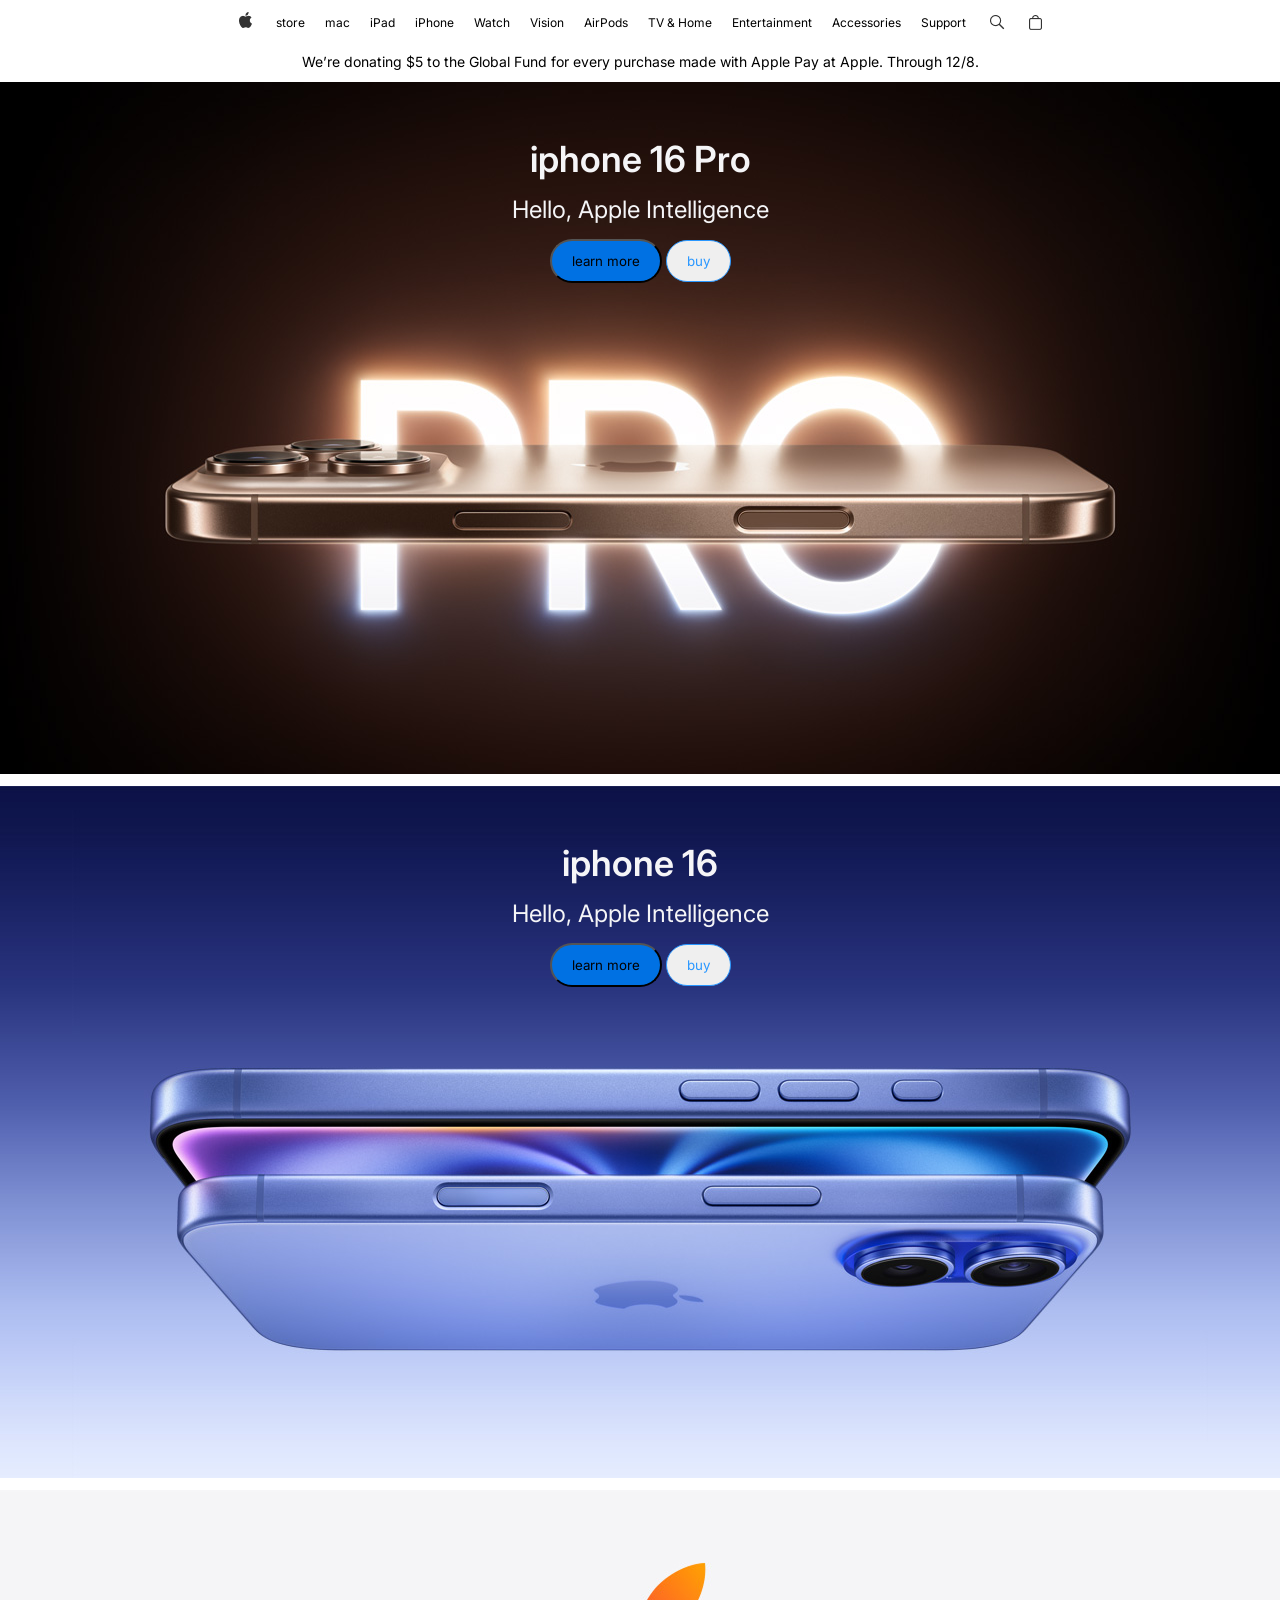
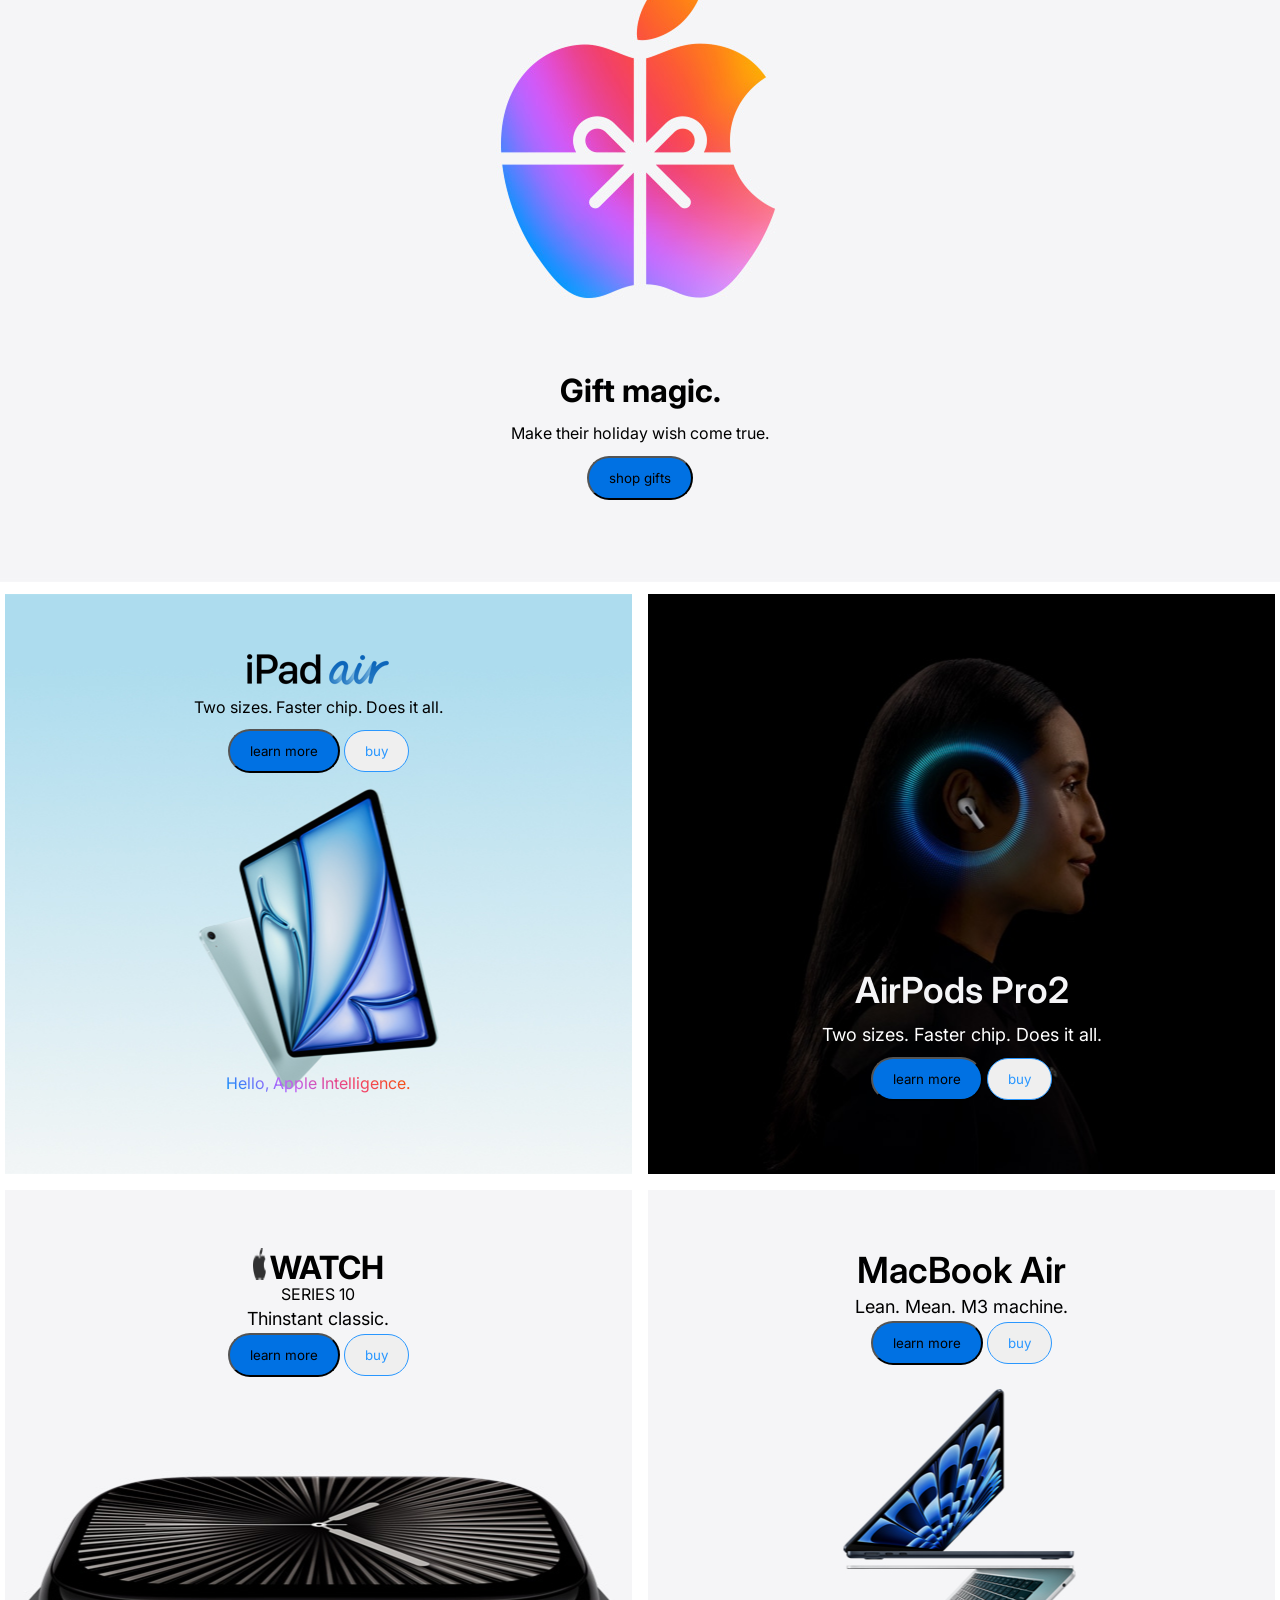
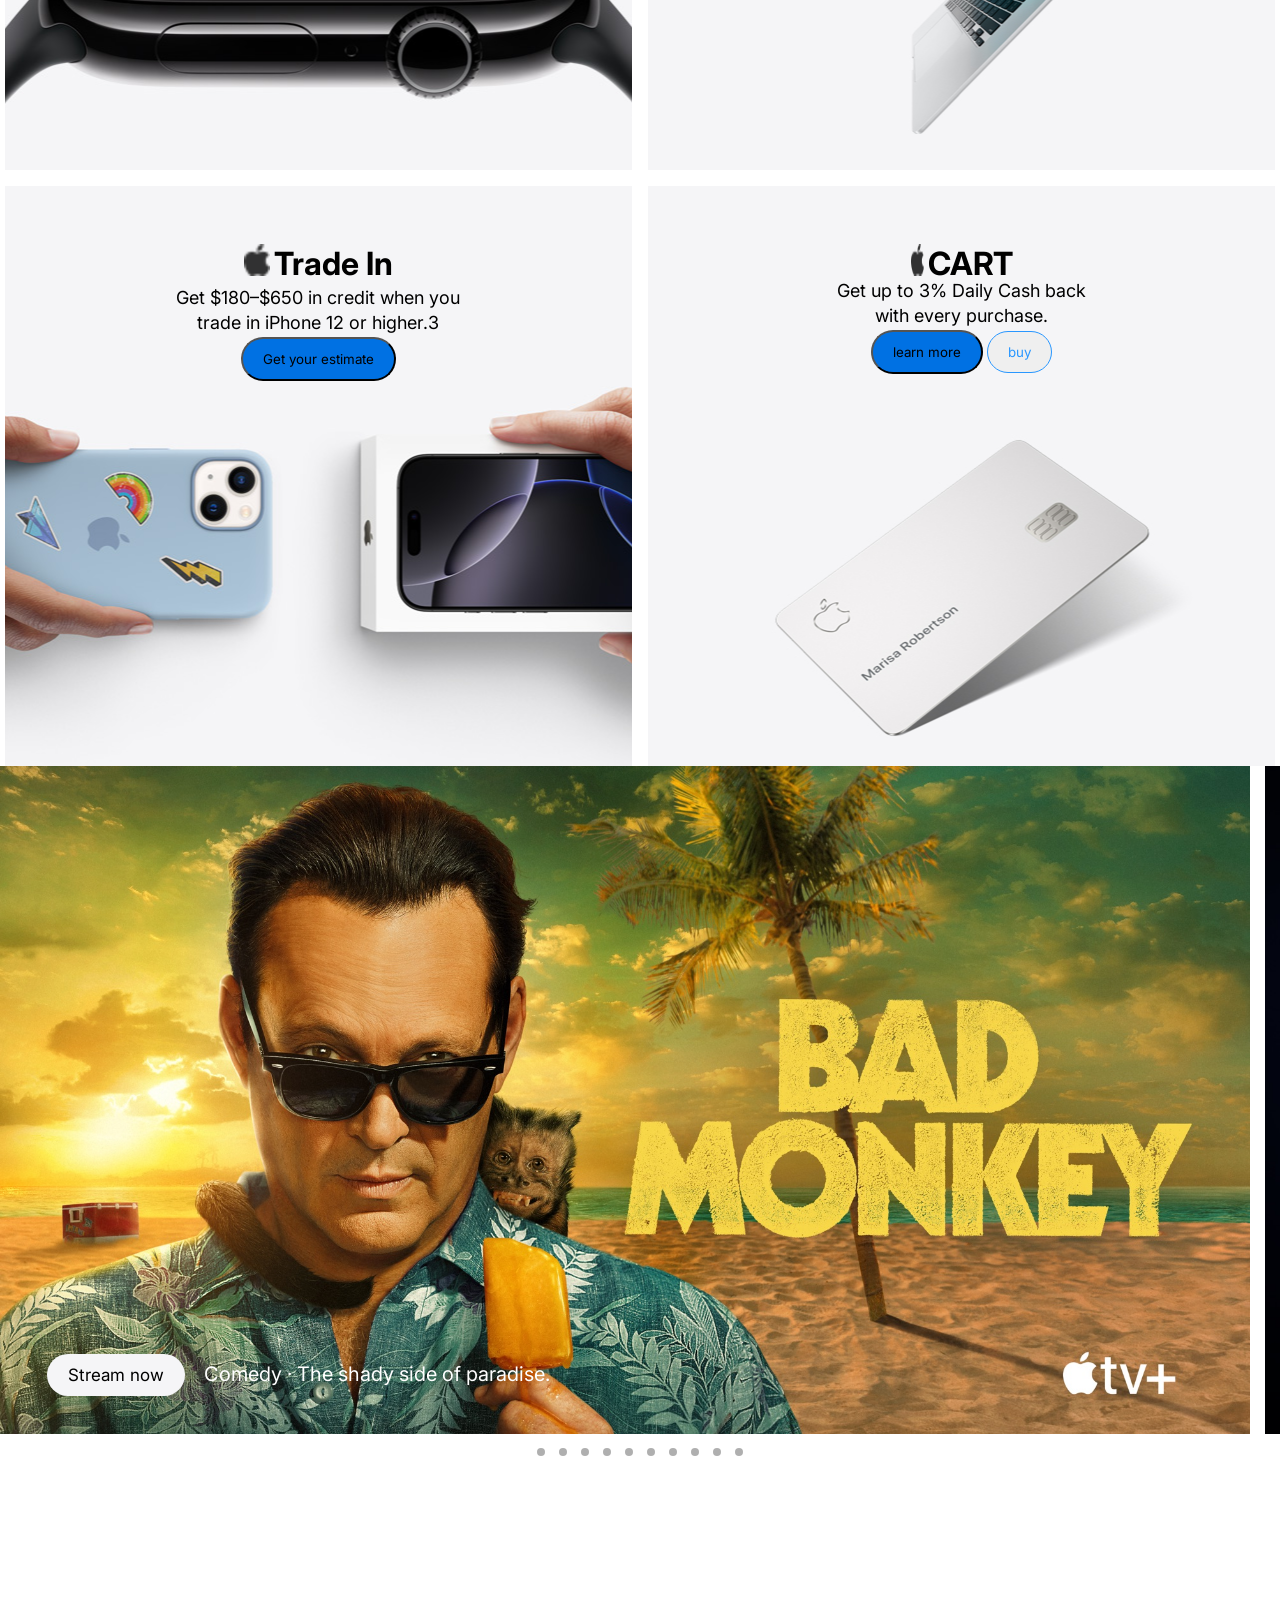
<file: index.html>
<!doctype html>
<html lang="en">
  <head>
    <meta charset="UTF-8" />
    <meta name="viewport" content="width=device-width, initial-scale=1.0" />
    <title>Document</title>
    <link rel="stylesheet" href="index.css" />
  </head>
  <body>
    <header class="header">
      <a href="./store.html">
        <img src="/apple logo.png" alt="applelogo" />
      </a>
      <div class="headerText">
        <a href="/store.html" style="text-decoration: none" class="header_link"
          >store</a
        >
        <span class="header_link">mac</span>
        <span class="header_link">iPad</span>
        <span class="header_link">iPhone</span>
        <span class="header_link">Watch</span>
        <span class="header_link">Vision</span>
        <span class="header_link">AirPods</span>
        <span class="header_link">TV & Home</span>
        <span class="header_link">Entertainment</span>
        <span class="header_link">Accessories</span>
        <span class="header_link">Support</span>
      </div>

      <div class="header_icons">
        <img src="/icon1.png" alt="search" />
        <img src="/icon2.png" alt="bag" />
        <img src="/SVG.png" alt="bag" class="sidebarIcon" />
      </div>
    </header>
    <div class="headercenter">
      We’re donating $5 to the Global Fund for every purchase made with
      Apple Pay at Apple. Through 12/8.
    </div>
    <div class="hero__container hero__container--iphone-16-pro">
      <h2 class="hero-title hero-title-special">iphone 16 Pro</h2>
      <p class="hero-title2">Hello, Apple Intelligence</p>
      <div class="hero-buttons">
        <button class="pirmary">learn more</button>
        <button class="secondary">buy</button>
      </div>
    </div>
    <div class="hero__container hero__container--iphone-16">
      <h2 class="hero-title hero-title-special">iphone 16</h2>
      <p class="hero-title2">Hello, Apple Intelligence</p>
      <div class="hero-buttons">
        <button class="pirmary">learn more</button>
        <button class="secondary">buy</button>
      </div>
    </div>
    <div class="hero__container hero__container--gift-magic">
      <h2 class="hero-title3">Gift magic.</h2>
      <p class="hero-title4">Make their holiday wish come true.</p>
      <div class="hero-buttons">
        <button class="pirmary">shop gifts</button>
      </div>
    </div>
    <div class="sixImg">
      <div class="box2 box1" style="background-image: url(/figure4.png)">
        <div class="box01Top">
          <img
            src="/Heading 3.png"
            alt="ipad-air"
            style="width: 100%; margin: auto"
          />
          <p>Two sizes. Faster chip. Does it all.</p>
          <div class="hero-buttons">
            <button class="pirmary">learn more</button>
            <button class="secondary">buy</button>
          </div>
        </div>
        <div class="box01Top">
          <p class="text-gradient">Hello, Apple Intelligence.</p>
        </div>
      </div>

      <div class="box box1" style="background-image: url(/figure5.png)">
        <div class="box2Top">
          <h2 class="hero-title">AirPods Pro2</h2>
          <p class="hero-title6" style="color: white">
            Two sizes. Faster chip. Does it all.
          </p>
          <div class="hero-buttons">
            <button class="pirmary">learn more</button>
            <button class="secondary">buy</button>
          </div>
        </div>
      </div>
      <div class="box2 box1" style="background-image: url(/figure6.png)">
        <div class="box1Top">
          <div class="Titles">
            <img src="/apple logo.png" alt="logo" />
            <h2 class="hero-title3">WATCH</h2>
          </div>
          <p class="hero-title01">SERIES 10</p>
          <p class="hero-title6">Thinstant classic.</p>
          <div class="hero-buttons">
            <button class="pirmary">learn more</button>
            <button class="secondary">buy</button>
          </div>
        </div>
      </div>

      <div class="box2 box1" style="background-image: url(/figure7.7.jpg)">
        <div class="box1Top">
          <h2 class="hero-title" style="color: black">MacBook Air</h2>
          <p class="hero-title6">Lean. Mean. M3 machine.</p>
          <div class="hero-buttons">
            <button class="pirmary">learn more</button>
            <button class="secondary">buy</button>
          </div>
        </div>
      </div>

      <div class="box2 box1" style="background-image: url(/figure8.8.png)">
        <div class="box1Top">
          <div style="display: flex; gap: 4px">
            <img
              src="/apple logo.png"
              alt="logo"
              style="width: 26px; height: 32px"
            />
            <h2 class="hero-title3">Trade In</h2>
          </div>
          <p class="hero-title6">Get $180–$650 in credit when you</p>
          <p class="hero-title6">trade in iPhone 12 or higher.3</p>
          <div class="hero-buttons">
            <button class="pirmary">Get your estimate</button>
          </div>
        </div>
      </div>
      <div class="box2 box1" style="background-image: url(/figure8.png)">
        <div class="box1Top">
          <div class="Titles">
            <img src="/apple logo.png" alt="logo" />
            <h2 class="hero-title3">CART</h2>
          </div>
          <p class="hero-title6">Get up to 3% Daily Cash back</p>
          <p class="hero-title6">with every purchase.</p>
          <div class="hero-buttons">
            <button class="pirmary">learn more</button>
            <button class="secondary">buy</button>
          </div>
        </div>
      </div>
    </div>
    <div class="media-carousel">
      <div
        id="item2"
        class="carousel-slide"
        style="background-image: url(/bullet1.jpg)"
        id="slide2"
      >
        <div class="carousel-info">
          <button class="carousel-info-button">Stream now</button>
          <span class="carousel-genre">Comedy</span>
          <span class="carousel-separator">·</span>
          <span class="carousel-description">The shady side of paradise.</span>
        </div>
      </div>

      <div
        id="item3"
        class="carousel-slide"
        style="background-image: url(&quot;/bullet2.jpg&quot;)"
        id="slide3"
      >
        <div class="carousel-info">
          <button class="carousel-info-button">Stream now</button>
          <span class="carousel-genre">Action</span>
          <span class="carousel-separator">·</span>
          <span class="carousel-description">Worst. Heist. Ever.</span>
        </div>
      </div>

      <div
        id="item4"
        class="carousel-slide"
        style="background-image: url(/bullet9.jpg)"
        id="slide4"
      >
        <div class="carousel-info">
          <button class="carousel-info-button">Stream now</button>
          <span class="carousel-genre">Documentary</span>
          <span class="carousel-separator">·</span>
          <span class="carousel-description"
            >All that glitters isn't gold.</span
          >
        </div>
      </div>

      <div
        id="item5"
        class="carousel-slide"
        style="background-image: url(/bullet3.jpg)"
        id="slide5"
      >
        <div class="carousel-info">
          <button class="carousel-info-button">Stream now</button>
          <span class="carousel-description"
            >Watch Messi, every club, and every match--live.</span
          >
        </div>
      </div>

      <div
        id="item6"
        class="carousel-slide"
        style="background-image: url(/bullet4.jpg)"
        id="slide6"
      >
        <div class="carousel-info">
          <button class="carousel-info-button">Stream now</button>
          <span class="carousel-genre">Crime</span>
          <span class="carousel-separator">·</span>
          <span class="carousel-description">Presume nothing.</span>
        </div>
      </div>

      <div
        id="item7"
        class="carousel-slide"
        style="background-image: url(/bullet5.jpg)"
        id="slide7"
      >
        <div class="carousel-info">
          <button class="carousel-info-button">Stream now</button>
          <span class="carousel-genre">Drama</span>
          <span class="carousel-separator">·</span>
          <span class="carousel-description">New season.</span>
        </div>
      </div>

      <div
        id="item8"
        class="carousel-slide"
        style="background-image: url(/bullet6.jpg)"
        id="slide8"
      >
        <div class="carousel-info">
          <button class="carousel-button">See the schedule</button>
          <span class="carousel-description"
            >Live MLB games, every Friday.</span
          >
        </div>
      </div>

      <div
        id="item9"
        class="carousel-slide"
        style="background-image: url(&quot;/bullet7.jpg&quot;)"
        id="slide9"
      >
        <div class="carousel-info">
          <button class="carousel-info-button">Stream now</button>
          <span class="carousel-genre">Thriller</span>
          <span class="carousel-separator">·</span>
          <span class="carousel-description"
            >Natalie Portman and Moses Ingram star in a visionary noir
            thriller.</span
          >
        </div>
      </div>

      <div
        id="item10"
        class="carousel-slide"
        style="background-image: url(&quot;/bullet8.jpg&quot;)"
        id="slide10"
      >
        <div class="carousel-info">
          <button class="carousel-info-button">Stream now</button>
          <span class="carousel-genre">Drama</span>
          <span class="carousel-separator">·</span>
          <span class="carousel-description"
            >16 Emmy® Nominations Including Best Drama</span
          >
        </div>
      </div>
    </div>
    <div class="bullets">
      <a href="#item1" class="bullet"></a>
      <a href="#item2" class="bullet"></a>
      <a href="#item3" class="bullet"></a>
      <a href="#item4" class="bullet"></a>
      <a href="#item5" class="bullet"></a>
      <a href="#item6" class="bullet"></a>
      <a href="#item7" class="bullet"></a>
      <a href="#item8" class="bullet"></a>
      <a href="#item9" class="bullet"></a>
      <a href="#item10" class="bullet"></a>
    </div>
    <div class="slider-wrapper">
      <div class="slider">
        <div
          class="slider-item"
          style="--item: 1; --bg-color: rgb(20, 40, 56); --color: white"
        >
          <div class="slider-content">
            <div class="slider-image-small">
              <img class="slider-image" src="/mhn1.jpg" alt="R&B Now" />
            </div>
            <p class="slider-title">R&B Now</p>
            <div class="slider-overlay">
              <button class="slider-button">Listen Now</button>
            </div>
          </div>
        </div>

        <div
          class="slider-item"
          style="--item: 2; --bg-color: #eae6e1; --color: black"
        >
          <div class="slider-content">
            <div class="slider-image-small">
              <img class="slider-image" src="/mhn2.jpg" alt="Today's Country" />
            </div>
            <p class="slider-title">Today's Country</p>
            <div class="slider-overlay">
              <button class="slider-button">Listen Now</button>
            </div>
          </div>
        </div>

        <div class="slider-item" style="--item: 3">
          <div class="slider-content">
            <div class="slider-image-full">
              <img
                class="slider-image"
                src="/mhn3.jpg"
                alt="Football Manager 2024 Touch"
              />
            </div>
            <p class="slider-caption">Football Manager 2024 Touch</p>
            <div class="slider-overlay">
              <button class="slider-button">Listen Now</button>
            </div>
          </div>
        </div>

        <div class="slider-item" style="--item: 4">
          <div class="slider-content">
            <div class="slider-image-full">
              <img
                class="slider-image"
                src="/mhn4.jpg"
                alt="6 Weeks to Restart Your Fitness"
              />
            </div>
            <p class="slider-caption">6 Weeks to Restart Your Fitness</p>
            <div class="slider-overlay">
              <button class="slider-button">Listen Now</button>
            </div>
          </div>
        </div>

        <div class="slider-item" style="--item: 5">
          <div class="slider-content">
            <div class="slider-image-full">
              <img
                class="slider-image"
                src="/mhn5.jpg"
                alt="NBA 2k25 Arcade Edition"
              />
            </div>
            <p class="slider-caption">NBA 2k25 Arcade Edition</p>
            <div class="slider-overlay">
              <button class="slider-button">Listen Now</button>
            </div>
          </div>
        </div>

        <div class="slider-item" style="--item: 6">
          <div class="slider-content">
            <div class="slider-image-full">
              <img
                class="slider-image"
                src="/mhn6.jpg"
                alt="Strength with Kyle"
              />
            </div>
            <p class="slider-caption">Strength with Kyle</p>
            <div class="slider-overlay">
              <button class="slider-button">Listen Now</button>
            </div>
          </div>
        </div>

        <div class="slider-item" style="--item: 7">
          <div class="slider-content">
            <div class="slider-image-full">
              <img
                class="slider-image"
                src="mhn7.jpg"
                alt="Run your first 5K"
              />
            </div>
            <p class="slider-caption">Run your first 5K</p>
            <div class="slider-overlay">
              <button class="slider-button">Listen Now</button>
            </div>
          </div>
        </div>

        <div class="slider-item" style="--item: 8; --bg-color: rgb(64, 13, 14)">
          <div class="slider-content">
            <div class="slider-image-small">
              <img
                class="slider-image"
                src="/mhn8.jpg"
                alt="Today's Indie Rock"
              />
            </div>
            <p class="slider-title">Today's Indie Rock</p>
            <div class="slider-overlay">
              <button class="slider-button">Listen Now</button>
            </div>
          </div>
        </div>

        <div class="slider-item" style="--item: 9">
          <div class="slider-content">
            <div class="slider-image-full">
              <img
                class="slider-image"
                src="/mhn9.jpg"
                alt="Hello Kitty Island Adventure"
              />
            </div>
            <p class="slider-caption">Hello Kitty Island Adventure</p>
            <div class="slider-overlay">
              <button class="slider-button">Listen Now</button>
            </div>
          </div>
        </div>

        <div
          class="slider-item"
          style="--item: 10; --bg-color: rgb(38, 38, 38)"
        >
          <div class="slider-content">
            <div class="slider-image-small">
              <img
                class="slider-image"
                src="/mhn10.jpg"
                alt="Strength with Kyle"
              />
            </div>
            <p class="slider-title">Strength with Kyle</p>
            <div class="slider-overlay">
              <button class="slider-button">Listen Now</button>
            </div>
          </div>
        </div>
      </div>
    </div>
  </body>
</html>
</file>
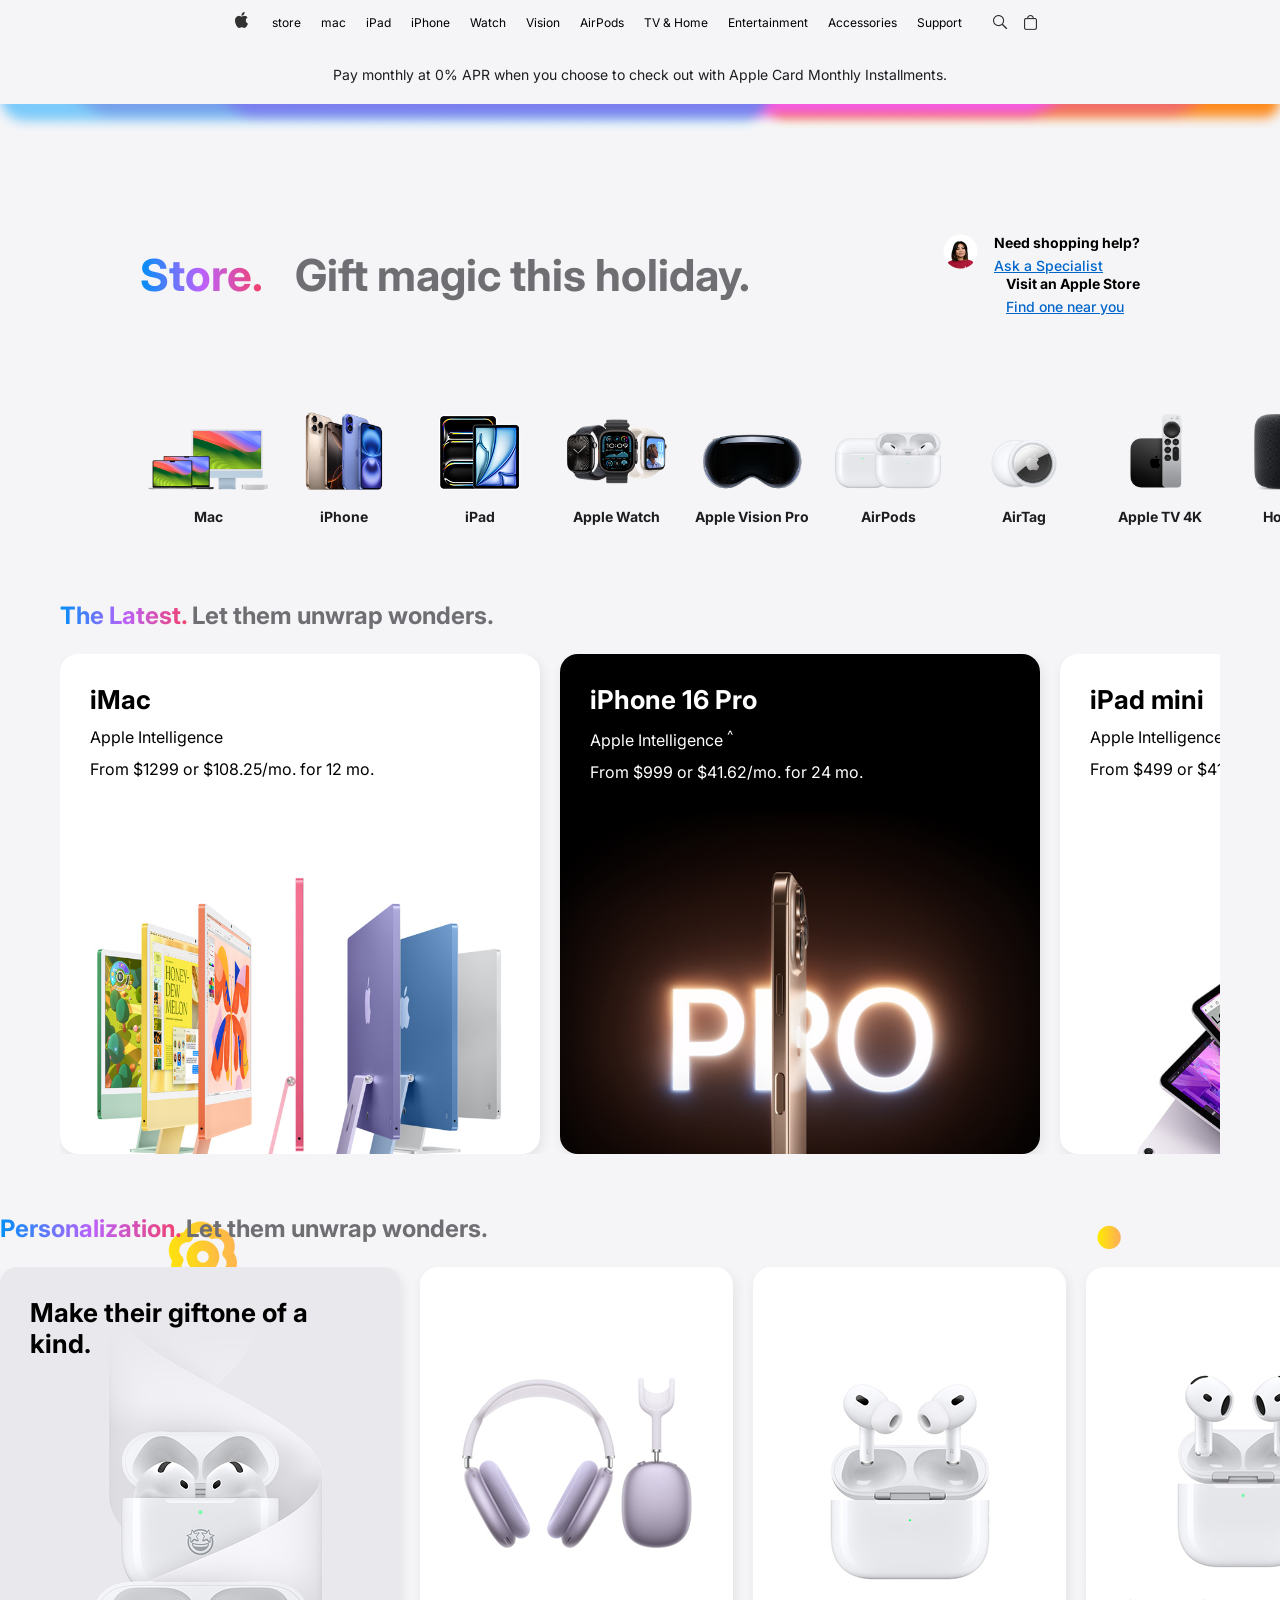
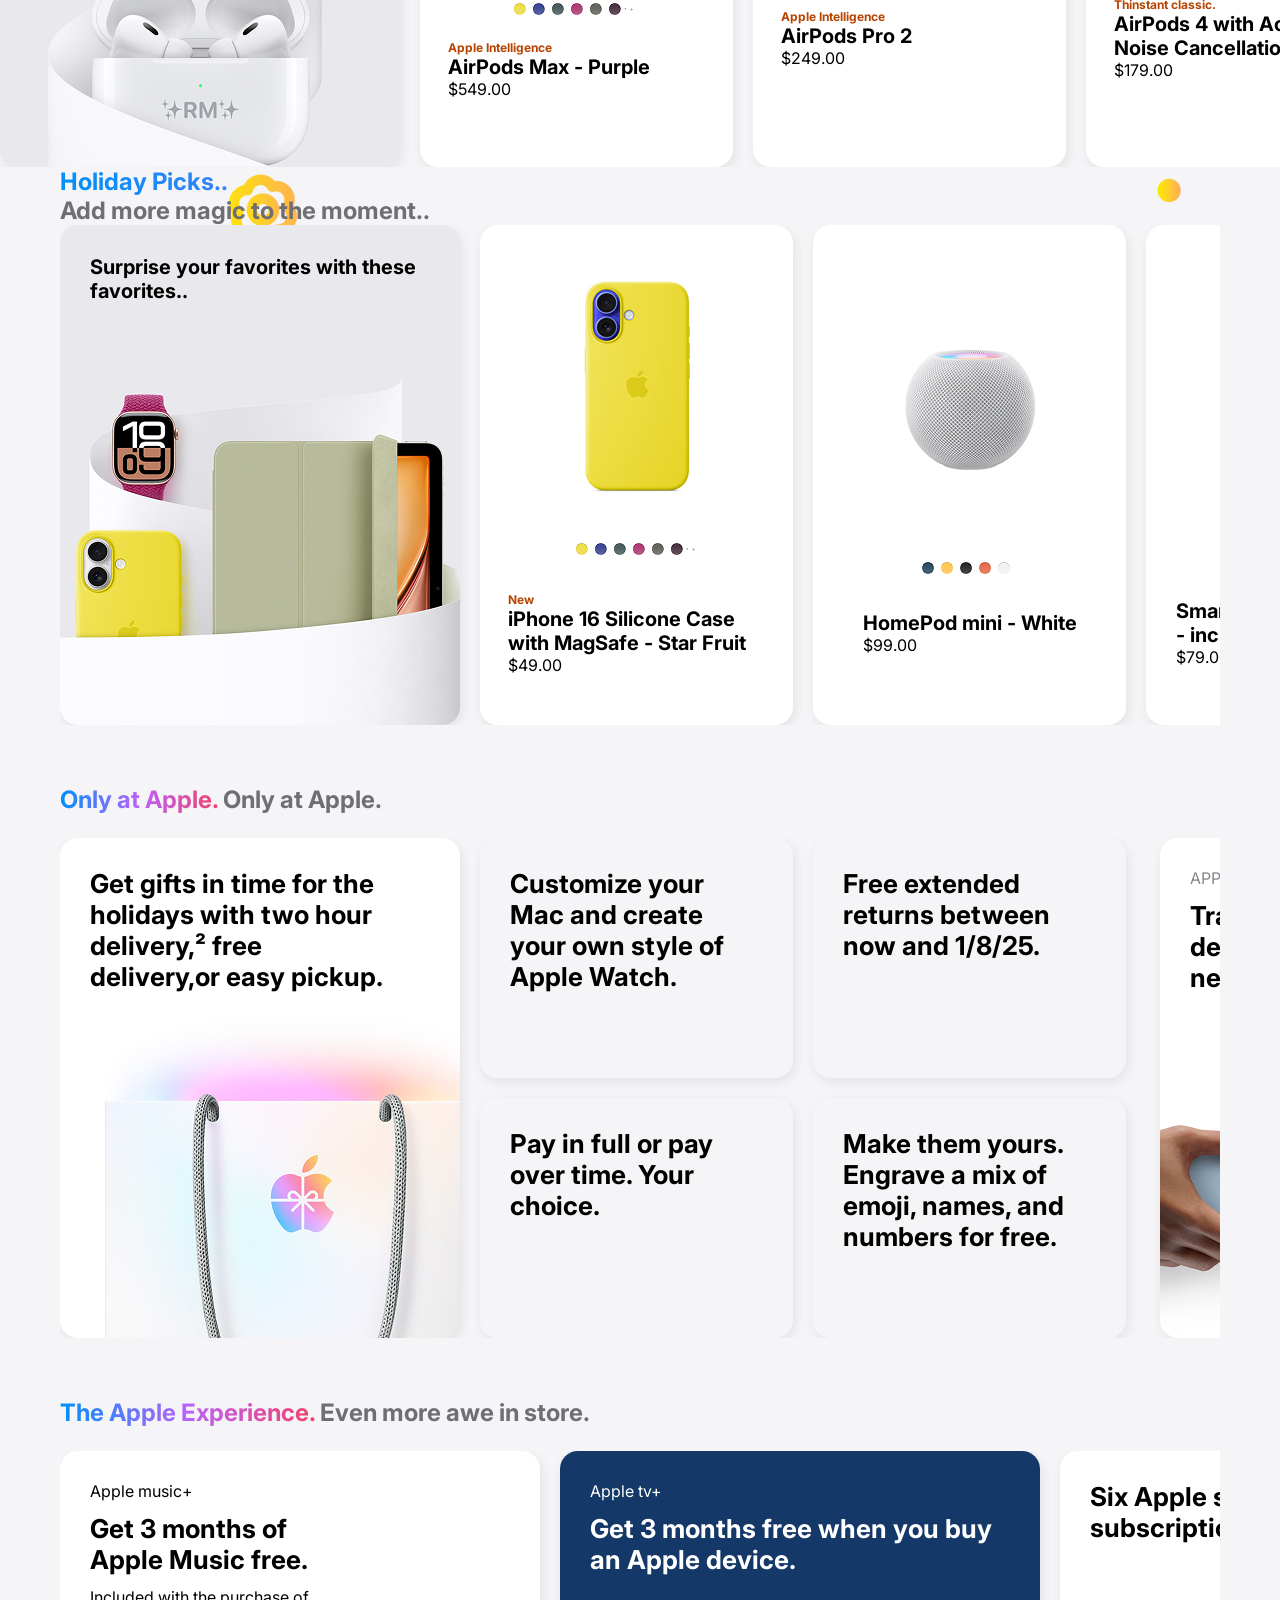
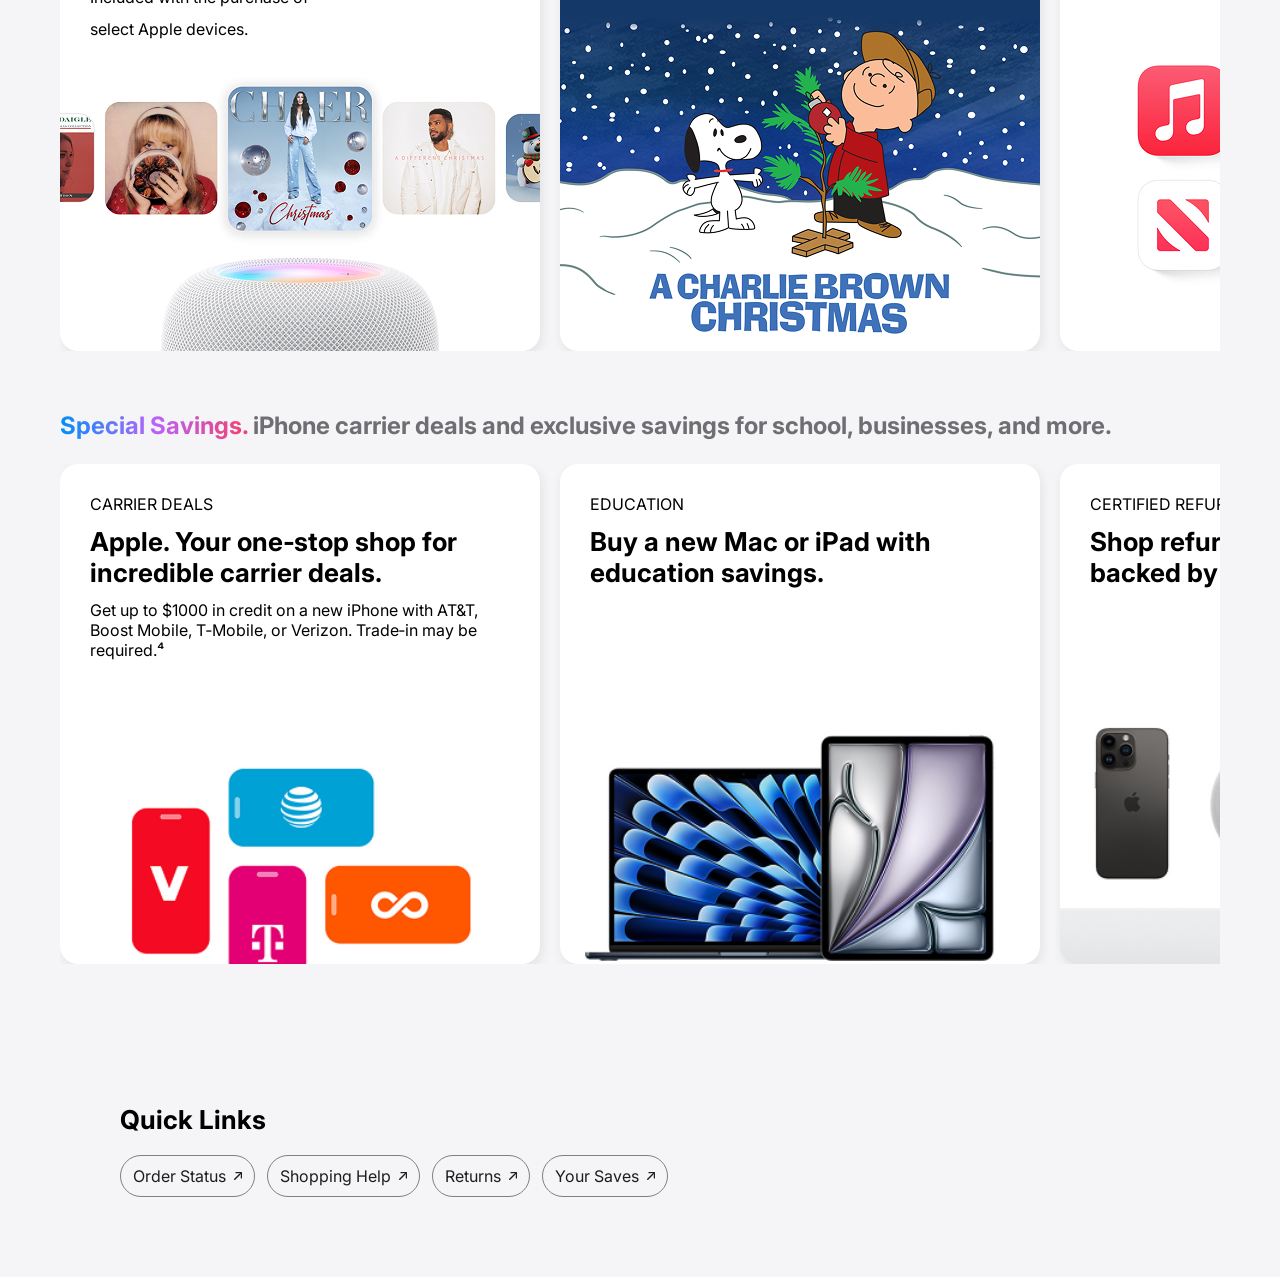
<file: store.html>
<!doctype html>
<html lang="en">
  <head>
    <meta charset="UTF-8" />
    <meta name="viewport" content="width=device-width, initial-scale=1.0" />
    <title>Document</title>
  </head>
  <link rel="stylesheet" href="store.css" />
  <body>
    <header class="header">
      <a href="index.html">
        <img src="/apple logo.png" alt="applelogo"/>
      </a>
      <div class="headerText">
        <a href="/index.html" style="text-decoration: none" class="header_link"
          >store</a
        >
        <span class="header_link">mac</span>
        <span class="header_link">iPad</span>
        <span class="header_link">iPhone</span>
        <span class="header_link">Watch</span>
        <span class="header_link">Vision</span>
        <span class="header_link">AirPods</span>
        <span class="header_link">TV & Home</span>
        <span class="header_link">Entertainment</span>
        <span class="header_link">Accessories</span>
        <span class="header_link">Support</span>
      </div>

      <div class="header__icons center">
        <div class="header__icon center">
          <img src="/icon1.png" alt="Search Icon" />
        </div>

        <div class="header__icon center">
          <img src="/icon2.png" alt="Cart Icon" />
        </div>
      </div>
    </header>
    <div class="ribbon center">
      Pay monthly at 0% APR when you choose to check out with Apple Card Monthly
      Installments.
    </div>

    <img src="/colorful.png" alt="" class="gradient-header" />

    <div class="store-container">
      <div class="store-header center">
        <h1 class="store-title rainbow-text">Store.</h1>
        <p class="store-subtitle">Gift magic this holiday.</p>
      </div>

      <div lass="store-support">
        <div class="support-item">
          <div class="support-icon">
            <img
              width="35"
              height="35"
              src="/hun.png"
              alt="Store Specialist Icon"
            />
          </div>

          <div class="support-details">
            <h2 class="support-title">Need shopping help?</h2>
            <a class="link" href="#" target="_blank">Ask a Specialist</a>
          </div>
        </div>

        <div class="support-item">
          <div class="support-icon"></div>

          <div class="support-details">
            <h2 class="support-title">Visit an Apple Store</h2>
            <a class="link" href="#" target="_blank">Find one near you</a>
          </div>
        </div>
      </div>
    </div>

    <div 
    
    class="products-cards">
      <div class="product-card">
        <div class="product-card-image">
          <img class="product-image" src="/yes2.png" alt="Mac" />
        </div>
        <h4 class="product-title">Mac</h4>
      </div>

      <div class="product-card">
        <div class="product-card-image">
          <img class="product-image" src="/yes3.png" alt="iPhone" />
        </div>
        <h4 class="product-title">iPhone</h4>
      </div>

      <div class="product-card">
        <div class="product-card-image">
          <img class="product-image" src="/yes4.4.png" alt="iPad" />
        </div>
        <h4 class="product-title">iPad</h4>
      </div>

      <div class="product-card">
        <div class="product-card-image">
          <img class="product-image" src="/yes5.png" alt="Apple Watch" />
        </div>
        <h4 class="product-title">Apple Watch</h4>
      </div>

      <div class="product-card">
        <div class="product-card-image">
          <img class="product-image" src="/yes6.png" alt="Apple Vision Pro" />
        </div>
        <h4 class="product-title">Apple Vision Pro</h4>
      </div>

      <div class="product-card">
        <div class="product-card-image">
          <img class="product-image" src="/yes7.png" alt="AirPods" />
        </div>
        <h4 class="product-title">AirPods</h4>
      </div>

      <div class="product-card">
        <div class="product-card-image">
          <img class="product-image" src="./yes8.png" alt="AirTag" />
        </div>
        <h4 class="product-title">AirTag</h4>
      </div>

      <div class="product-card">
        <div class="product-card-image">
          <img class="product-image" src="/yes9.png" alt="Apple TV 4K" />
        </div>
        <h4 class="product-title">Apple TV 4K</h4>
      </div>

      <div class="product-card">
        <div class="product-card-image">
          <img class="product-image" src="/yes10.png" alt="HomePod" />
        </div>
        <h4 class="product-title">HomePod</h4>
      </div>

      <div class="product-card">
        <div class="product-card-image">
          <img class="product-image" src="yes11.png" alt="Accessories" />
        </div>
        <h4 class="product-title">Accessories</h4>
      </div>

      <div class="product-card">
        <div class="product-card-image">
          <img class="product-image" src="/yes1.png" alt="Apple Gift Card" />
        </div>
        <h4 class="product-title">Apple Gift Card</h4>
      </div>
    </div>

    <div 
    
    
    class="latest-products-section">
      <div class="section-header">
        <h1 class="store-section-title rainbow-text">The Latest.</h1>
        <p class="store-section-subtitle">Let them unwrap wonders.</p>
      </div>

      <div class="inner-products-cards">
        <div
          class="latest-product-card product-image"
          style="background-image: url(./store1.jpeg)"
        >
          <h2 class="product-name">iMac</h2>
          <p class="product-description">Apple Intelligence</p>
          <p class="product-pricing">From $1299 or $108.25/mo. for 12 mo.</p>
        </div>

        <div
          class="latest-product-card latest-product-card-white"
          style="background-image: url(./store2.jpeg)"
        >
          <h2 class="product-name text-white">iPhone 16 Pro</h2>
          <p class="product-description text-white">
            Apple Intelligence <sup>^</sup>
          </p>
          <p class="product-pricing text-white">
            From $999 or $41.62/mo. for 24 mo.
          </p>
        </div>

        <div
          class="latest-product-card"
          style="background-image: url(./store3.jpeg)"
        >
          <h2 class="product-name">iPad mini</h2>
          <p class="product-description">Apple Intelligence</p>
          <p class="product-pricing">From $499 or $41.58/mo. for 12 mo.</p>
        </div>

        <div
          class="latest-product-card"
          style="background-image: url(./store4.jpeg)"
        >
          <h2 class="product-name">Apple Watch Series 10</h2>
          <p class="product-description">Thinstant classic.</p>
          <p class="product-pricing">From $399 or $33.25/mo. for 12 mo.</p>
        </div>

        <div
          class="latest-product-card"
          style="background-image: url(./store5.jpeg)"
        >
          <h2 class="product-name">AirPods 4</h2>
          <p class="product-description">Iconic. Now supersonic.</p>
          <p class="product-pricing">
            Starting at $129 with Active Noise Cancellation $179
          </p>
        </div>

        <div
          class="latest-product-card latest-product-card-white"
          style="background-image: url(./store6.jpeg)"
        >
          <h2 class="product-name text-white">iPhone 16</h2>
          <p class="product-description text-white">Apple Intelligence</p>
          <p class="product-pricing text-white">
            From $799 or $33.29/mo. for 24 mo.
          </p>
        </div>

        <div
          class="latest-product-card latest-product-card-white"
          style="background-image: url(./store7.jpeg)"
        >
          <h2 class="product-name text-white">Apple Watch Ultra 2</h2>
          <p class="product-description text-white">New finish. Never quit.</p>
          <p class="product-pricing text-white">
            From $799 or $66.58/mo. for 12 mo.
          </p>
        </div>

        <div
          class="latest-product-card"
          style="background-image: url(./store8.jpeg)"
        >
          <h2 class="product-name">Apple Vision Pro</h2>
          <p class="product-description">
            Welcome to the era of spatial computing.
          </p>
          <p class="product-pricing">From $3499</p>
        </div>

        <div
          class="latest-product-card"
          style="background-image: url(./store9.jpeg)"
        >
          <h2 class="product-name">MacBook Air</h2>
          <p class="product-description">Designed to go places.</p>
          <p class="product-pricing">From $999 or $83.25/mo. for 12 mo.</p>
        </div>

        <div
          class="latest-product-card latest-product-card-white"
          style="background-image: url(store10.jpeg)"
        >
          <h2 class="product-name text-white">iPad Pro</h2>
          <p class="product-description text-white">
            Apple Intelligence<sup>±</sup>
          </p>
          <p class="product-pricing text-white">
            From $999 or $83.25/mo. for 12 mo.
          </p>
        </div>

        <div
          class="latest-product-card"
          style="background-image: url(./store11.jpeg)"
        >
          <h2 class="product-name">iPad Air</h2>
          <p class="product-description">Apple Intelligence<sup>±</sup></p>
          <p class="product-pricing">From $599 or $49.91/mo. for 12 mo.</p>
        </div>
      </div>
    </div>

    <div 
    style="background-image: url(./k1.jpeg);"
    class="gg"
    class="latest-products-section">
      <div class="section-header">
        <h1 class="store-section-title rainbow-text">Personalization.</h1>
        <p class="store-section-subtitle">Let them unwrap wonders.</p>
      </div>

      <div class="inner-products-cards">
        <div
          class="latest-product-card1 product-image"
          style="background-image: url(./ok1.png)"
        >
          <h2 class="product-name">Make their giftone of a kind.</h2>
        </div>

        <div class="ok2 latest-product-card">
          <img src="./ok2.png" alt="" />
          <div> 
            <div><img src="./x1.png" alt="ongo" class="ongo"></div>
            
            <p class="product-description textred">Apple Intelligence</p>
            <h2 class="product-name3">AirPods Max - Purple</h2>
            <p class="product-pricing">$549.00</p>
          </div>
        </div>

        <div class="ok2 latest-product-card">
          <img src="./ok3.png" alt="" />
          <div>
            <p class="product-description textred">Apple Intelligence</p>
            <h2 class="product-name3">AirPods Pro 2</h2>
            <p class="product-pricing">$249.00</p>
          </div>
        </div>

        <div class="ok2 latest-product-card">
          <img src="./ok4.png" alt="" />
          <div>
            <p class="product-description textred">Thinstant classic.</p>
            <h2 class="product-name3">
              AirPods 4 with Active Noise Cancellation
            </h2>
            <p class="product-pricing">$179.00</p>
          </div>
        </div>

        <div class="ok2 latest-product-card">
          <img src="./ok5.png" alt="" />
          <div>
            <p class="product-description textred">Iconic. Now supersonic.</p>
            <h2 class="product-name3">Apple Pencil Pro</h2>
            <p class="product-pricing">$49.00</p>
          </div>
        </div>

        <div class="ok2 latest-product-card">
          <img src="./i1.1.png" alt="i1" class="zurag" />
          <div>
            <p class="product-description textred">free Engraving.</p>
            <h2 class="product-name3">AirTag pack</h2>
            <p class="product-pricing">$49.00</p>
          </div>
        </div>

        <div class="ok2 latest-product-card">
          <img src="./i2.2.jpg" alt="" class="zurag" />
          <div>
            <p class="product-description textred">Iconic. Now supersonic.</p>
            <h2 class="product-name3">Belkin UltraCharge Pro 2-in-1 Convertible Magnetic Charger</h2>
            <p class="product-pricing">$129.95</p>
          </div>
        </div>
    
      </div>
    </div>

    <div
    
     class="latest-products-section">
      <div style="background-image: url(./k1.jpeg);"
    class="gg"
      class="section-header">
        <h1 class="store-section-title rainbow-text">Holiday Picks..</h1>
        <p class="store-section-subtitle">Add more magic to the moment..</p>
      </div>

      <div class="inner-products-cards">
        <div
          class="latest-product-card1 product-image"
          style="background-image: url(./ok1.1.png)"
        >
          <h2 class="product-name3">
            Surprise your favorites with these favorites..
          </h2>
        </div>

        <div class="ok2 latest-product-card1">
          
          <img src="./sure1.png" alt="" />
          <div><img src="./x2.png" alt="ongo" class="ongo"></div>
          <div>
            
            <p class="product-description textred">New</p>
            <h2 class="product-name3">
              iPhone 16 Silicone Case with MagSafe - Star Fruit
            </h2>
            <p class="product-pricing">$49.00</p>
          </div>
        </div>

        <div class="ok2 latest-product-card">
          <img src="./sure2.png" alt="" />
           <div><img src="./x3.png" alt="ongo" class="ongo"></div>
          <div>
            <h2 class="product-name3">HomePod mini - White</h2>
            <p class="product-pricing">$99.00</p>
          </div>
        </div>

        <div class="ok2 latest-product-card">
          <img src="./sure3.png" alt="" />
           <div><img src="./x4.png" alt="ongo" class="ongo"></div>
          <div>
            <h2 class="product-name3">
              Smart Folio for iPad Air 11 - inch (M2) - Sage
            </h2>

            <p class="product-pricing">$79.00</p>
          </div>
        </div>

        <div class="ok2 latest-product-card">
          <img src="./sure4.png" alt="" />
           <div><img src="./x5.png" alt="ongo" class="ongo"></div>
          <div>
            <p class="product-description textred">New</p>
            <h2 class="product-name3">
              Beats Solo 4 - On-Ear Wireless Headphones - Slate Blue
            </h2>
            <p class="product-pricing">$79.00</p>
          </div>
        </div>

        <div class="ok2 latest-product-card">
          <img src="./n1.jpeg" alt="" class="zurag" />
           <div><img src="./x4.png" alt="ongo" class="ongo"></div>
          <div>
            <p class="product-description textred">New</p>
            <h2 class="product-name3">
              Powerbeats Fit — Wireless Fitness Earbuds with Secure Fit 
             
            </h2>
            <p class="product-pricing">$199.99</p>
          </div>
        </div>

        <div class="ok2 latest-product-card">
          <img src="./n2.jpeg" alt="" class="zurag"/>
           <div><img src="./x2.png" alt="ongo" class="ongo"></div>
          <div>
            <p class="product-description textred">New</p>
            <h2 class="product-name3">
             Smart Folio for iPad mini (A17 Pro) - Light Violet
            </h2>
            <p class="product-pricing">$59.00</p>
          </div>
        </div>

        <div class="ok2 latest-product-card">
          <img src="./n3.jpeg" alt="" class="zurag" />
           <div><img src="./x3.png" alt="ongo" class="ongo"></div>
          <div>
            <p class="product-description textred">New</p>
            <h2 class="product-name3">
              AirTag FineWoven Key Ring – Fox Orange
            </h2>
            <p class="product-pricing">$35.00</p>
          </div>
        </div>
      </div>
    </div>

    <div 
    
      
    class="latest-products-section">
      <div class="section-header">
        <h1 class="store-section-title rainbow-text">Only at Apple.</h1>
        <p class="store-section-subtitle">Only at Apple.</p>
      </div>

      <div class="inner-products-cards">
        <div
          class="latest-product-card1 product-image"
          style="background-image: url(./lol1.png)"
        >
          <h2 class="product-name">
            Get gifts in time for the holidays with two hour delivery,² free
            delivery,or easy pickup.
          </h2>
        </div>
        <div class="fourCard">
          <div class="latest-product-card6">
            <h2 class="product-name">
              Customize your Mac and create your own style of Apple Watch.
            </h2>
          </div>
          <div class="latest-product-card6">
            <h2 class="product-name">
              Free extended returns between now and 1/8/25.
            </h2>
          </div>
          <div class="latest-product-card6">
            <h2 class="product-name">
              Pay in full or pay over time. Your choice.
            </h2>
          </div>
          <div class="latest-product-card6">
            <h2 class="product-name">
              Make them yours. Engrave a mix of emoji, names, and numbers for
              free.
            </h2>
          </div>
        </div>

        <div
          class="latest-product-card1 product-image"
          style="background-image: url(./lol2.png)"
        >
          <p class="product-description text-grey">APPLE TRADE IN</p>
          <h2 class="product-name">
            Trade in your current device. Get credit toward a new one.³
          </h2>
        </div>
        <div
          class="latest-product-card1 product-image"
          style="background-image: url(./p1.jpeg)"
        >
          
          <h2 class="product-name">
           Get expert service and support at the Genius Bar.
          </h2>
        </div>
         <div
          class="latest-product-card1 product-image"
          style="background-image: url(./p3.jpeg)"
        >
          
          <h2 class="product-name">
           Join free sessions at your Apple Store.
          </h2>
        </div>
        
        
        

        
      </div>
    </div>

    <div
     
    class="latest-products-section">
      <div class="section-header">
        <h1 class="store-section-title rainbow-text">The Apple Experience.</h1>
        <p class="store-section-subtitle">Even more awe in store.</p>
      </div>

      <div class="inner-products-cards">
        <div
          class="latest-product-card product-image"
          style="background-image: url(./mdku1.1.png)"
        >
          <p class="product-description">Apple music+</p>
          <h2 class="product-name">Get 3 months of Apple Music free.</h2>

          <p class="product-pricing">Included with the purchase of</p>
          <p class="product-pricing">select Apple devices.</p>
        </div>

        <div
          class="latest-product-card latest-product-card-white"
          style="background-image: url(./mdku2.png)"
        >
          <p class="product-description text-white">Apple tv+</p>

          <h2 class="product-name text-white">
            Get 3 months free when you buy an Apple device.
          </h2>
        </div>

        <div
          class="latest-product-card"
          style="background-image: url(./mdku3.png)"
        >
          <h2 class="product-name">
            Six Apple services. One easy subscription.
          </h2>
        </div>

        <div
          class="latest-product-card"
          style="background-image: url(./anhaan1.png)"
        >
          <h2 class="product-name">Apple Watch Series 10</h2>
          <p class="product-description">Thinstant classic.</p>
          <p class="product-pricing">From $399 or $33.25/mo. for 12 mo.</p>
        </div>

        <div
          class="latest-product-card"
          style="background-image: url(./anhaan2.jpeg)"
        >
          <h2 class="product-name">Discover all the ways to use Apple Pay.</h2>
          
        </div>

        <div
          class="latest-product-card latest-product-card-white"
          style="background-image: url(./anhaan3.jpeg)"
        >
        <p class="product-description text-grey">
            Home
          </p>
          <h2 class="product-name ">See how one app can control your entire home.</h2>
          
          
        </div>

        

        

        

       
      </div>
    </div>

    <div 
    
    class="latest-products-section">
      <div class="section-header">
        <h1 class="store-section-title rainbow-text">Special Savings.</h1>
        <p class="store-section-subtitle">
          iPhone carrier deals and exclusive savings for school,
        </p>
        <p class="store-section-subtitle">businesses, and more.</p>
      </div>

      <div class="inner-products-cards">
        <div
          class="latest-product-card product-image"
          style="background-image: url(./idk1.1.png)"
        >
          <p class="product-description">CARRIER DEALS</p>
          <h2 class="product-name">
            Apple. Your one‑stop shop for incredible carrier deals.
          </h2>

          <p class="product-pricing">
            Get up to $1000 in credit on a new iPhone with AT&T, Boost Mobile,
            T‑Mobile, or Verizon. Trade‑in may be required.⁴
          </p>
        </div>

        <div
          class="latest-product-card latest-product-card-white"
          style="background-image: url(./idk2.png)"
        >
          <p class="product-description">EDUCATION</p>

          <h2 class="product-name">
            Buy a new Mac or iPad with education savings.
          </h2>
        </div>

        <div
          class="latest-product-card"
          style="background-image: url(./idk3.png)"
        >
          <p class="product-description">CERTIFIED REFURBISHED</p>
          <h2 class="product-name">
            Shop refurbished Apple products backed by a one‑year warranty.
          </h2>
        </div>

        <div
          class="latest-product-card"
          style="background-image: url(./idk4.png)"
        >
          <p class="product-description text-grey">BUSINESS</p>
          <h2 class="product-name text-white">
            From enterprise to small business, we’ll work with you.
          </h2>
          <p class="product-name2 text-white">
            From $399 or $33.25/mo. for 12 mo.
          </p>
        </div>

        <div
          class="latest-product-card"
          style="background-image: url(./idk5.jpeg)"
        >
        <p class="product-description text-grey">SMALL BUSINESS</p>
          <h2 class="product-name text-white">Simple solutions for all the ways you work.
          - (Opens in a new window)</h2>
          

          
        </div>

        <div
          class="latest-product-card latest-product-card-white"
          style="background-image: url(./idk5.png )"
        >
        <p class="product-description ">
            GOVERNMENT
          </p>
          <h2 class="product-name ">Special pricing is available for state, local, and federal agencies. Footnote 3- (Opens in a new window)</h2>

          
          
        </div>

        
        
      </div>
    </div>


    <footer
    
     class="footer">
      <div><h2 class="product-name">Quick Links</h2></div>
      <div class="footerText">
        <div class="box">Order Status <img src="/sum.png" alt="sum" class="arrow" /></div>
        <div class="box">Shopping Help <img src="/sum.png" alt="sumn" class="arrow"></div>

        <div class="box">Returns <img src="./sum.png" alt="sum" class="arrow"></div>
        <div class="box">Your Saves <img src="./sum.png" alt="sum" class="arrow"></div>
      </div>
    </footer>
  </body>
</html>
</file>
<file: index.css>
@import url("https://fonts.googleapis.com/css2?family=Inter:ital,opsz,wght@0,14..32,100..900;1,14..32,100..900&display=swap");

* {
  margin: 0;
  padding: 0;
  box-sizing: border-box;
  font-family: "Inter", sans-serif;
}
html {
  scroll-behavior: smooth;
}
body {
  display: flex;
  flex-direction: column;
  align-items: center;
}
.haederSub {
  display: flex;
  align-items: center;
  justify-content: center;
}
.center {
  display: flex;
  align-items: center;
  justify-content: center;
}

.align-center {
  display: flex;
  align-items: center;
}
.header__icon {
  width: 30px;
}
.header {
  width: 100%;
  height: 44px;
  justify-content: center;
  align-items: center;
  display: flex;
  column-gap: 24px;
  position: fixed;
  background-color: white;
  z-index: 5;
}
.header_link {
  font-family: "Inter", sans-serif;
  color: #000000;
  font-size: 12px;
  font-weight: 400;
  gap: 24px;
}

.sidebarIcon {
  display: none;
}

.header_icons {
  display: flex;
  align-items: center;
  gap: 24px;
}
.headerText {
  display: flex;
  gap: 20px;
}
.headercenter {
  width: 100%;
  height: 52px;
  justify-content: center;
  align-items: center;
  display: flex;
  font-family: "Inter", sans-serif;
  font-weight: 400;
  font-size: 14px;
  text-align: center;
  margin: auto;
  padding: 41px;
  position: relative;
  top: 20px;
}
.hero__container {
  width: 100vw;
  height: 692px;
  text-align: center;
  margin-bottom: 12px;
  flex-direction: column;
  background-size: cover;
  padding-block: 55px 36px;
  background-position: center;
  background-repeat: no-repeat;
}
.hero-title {
  font-family: "Inter", sans-serif;
  font-weight: 600;
  font-size: 36px;
  text-align: center;
  vertical-align: middle;
  color: #f5f5f7;
}
.hero-title2 {
  font-family: "Inter", sans-serif;
  font-weight: 400;
  font-size: 24px;
  line-height: 32px;
  letter-spacing: 0px;
  text-align: center;
  color: #f5f5f7;
}
.hero-bottons {
  height: 44;
  opacity: 1;
  gap: 16px;
}
.pirmary {
  opacity: 1;
  padding: 12px 20px 12px 20px;
  gap: 10px;
  border-radius: 999px;
  background-color: #0071e3;
}
.secondary {
  opacity: 1;
  padding-top: 12px;
  padding-right: 20px;
  padding-bottom: 12px;
  padding-left: 20px;
  gap: 10px;
  border-radius: 999px;
  color: #2997ff;
  border: 1px solid #2997ff;
}

.hero__container--iphone-16-pro {
  background-image: url("/Figure.png");
  max-width: 1920px;
  width: 100%;
  height: 692px;
  display: flex;
  gap: 13px;
}

.hero__container--iphone-16 {
  background-image: url("/figure2.png");
  max-width: 1929px;
  width: 100%;
  height: 692px;
  display: flex;
  gap: 13px;
}

.hero__container--gift-magic {
  justify-content: flex-end;
  background-image: url(/figure3.png);
  max-width: 1920px;
  width: 100%;
  height: 692px;
  display: flex;
  padding-bottom: 82px;
  gap: 13px;
}
.Titles {
  display: flex;
  gap: 4px;
  width: 26px;
  height: 32px;
  justify-content: center;
}
.hero-title3 {
  font-family: "Inter", sans-serif;
  font-weight: 700;
  font-size: 32px;
  text-align: center;
  vertical-align: middle;
  color: #000000;
}
.hero-title6 {
  font-family: "Inter", sans-serif;
  font-weight: 400;
  font-size: 18px;
  text-align: center;
  color: #000000;
}
.product-container {
  gap: 12px;
  display: grid;
  margin-bottom: 12px;
  grid-auto-rows: 580px;
  grid-template-columns: repeat(2, 1fr);
}
.box2Top {
  display: flex;
  flex-direction: column;
  align-items: center;
  justify-content: center;
  gap: 12px;
  padding-top: 300px;
}
.box01Top {
  display: flex;
  flex-direction: column;
  align-items: center;
  justify-content: center;
  gap: 12px;
}
.sixImg {
  background-size: cover;
  max-width: 1920px;
  width: 100%;
  display: flex;
  flex-wrap: wrap;
  gap: 16px;
  justify-content: center;
}
.box {
  background-size: cover;
  width: 48%;
  height: 580px;
  justify-content: center;
  align-items: center;
  background-position: center;
}
.box1 {
  background-size: cover;
  display: flex;
  flex-direction: column;
  gap: 300px;
  background-size: cover;
  width: 49%;
  height: 580px;
  justify-content: center;
  align-items: center;
  background-position: center;
}

.box2 {
  background-size: cover;
  width: 49%;
  height: 580px;
  align-items: center;
  background-position: center;
  justify-content: flex-start;
  padding-top: 58px;
}
.box1Top {
  display: flex;
  flex-direction: column;
  align-items: center;
  justify-content: center;
  gap: 4px;
}
.text-gradient {
  background-image: linear-gradient(
    45deg,
    #0090f7,
    #ba62fc 33%,
    #f2416b 67%,
    #f55600 100%
  );
  background-clip: text;
  color: transparent;
  -webkit-background-clip: text;
  -webkit-text-fill-color: transparent;
}
.product-bottom {
  justify-content: flex-end;
}

.product-title {
  font-size: 36px;
  color: #f5f5f7;
  font-weight: 600;
}
.ipad-air {
  background-image: url(Heading\ 3.png);
  justify-content: center;
  align-items: center;
  height: 33;
  opacity: 1;
}

.media-carousel {
  max-width: 1920px;
  width: 100%;
  display: flex;
  column-gap: 15px;
  overflow-x: scroll;
  align-items: center;
  scrollbar-width: none;
  scroll-behavior: smooth;
  scroll-snap-type: x mandatory;
}

.carousel-slide {
  height: 668px;
  width: 1250px;
  color: white;
  flex-shrink: 0;
  font-size: 20px;
  position: relative;
  scroll-snap-align: center;
  background: var(--background-image) center / cover no-repeat;
  background-size: cover;
}

.carousel-info {
  left: 47px;
  bottom: 38px;
  position: absolute;
}

.carousel-info-button {
  border: none;
  cursor: pointer;
  font-size: 17px;
  padding: 11px 21px;
  margin-right: 14px;
  border-radius: 999px;
  background-color: #f5f5f7;
}

/* Bullets Section */
.bullets {
  display: flex;
  margin-top: 14px;
  justify-content: center;
}

.bullet {
  width: 8px;
  height: 8px;
  opacity: 0.75;
  margin-inline: 7px;
  border-radius: 50%;
  background-color: #0000006b;
  transition: opacity ease 250ms;
}

.bullet:hover {
  opacity: 1;
}

/* Slider Section */
.slider-wrapper {
  width: 100%;
  overflow: hidden;
  height: var(--height);
  padding-top: 12px;
  --width: 417px;
  --height: 236px;
  --quantity: 10;
}

.slider {
  width: 100%;
  display: flex;
  position: relative;
  min-width: calc(var(--width) * var(--quantity));
}

.slider-item {
  left: 100%;
  position: absolute;
  width: var(--width);
  height: var(--height);
  transition: filter 0.5s;
  background-color: var(--bg-color);
  animation: slider 60s linear infinite;
  animation-delay: calc((56.5s / var(--quantity)) * (var(--item) - 6.5));
}

.slider-content {
  width: 100%;
  height: 100%;
  display: flex;
  column-gap: 15px;
  font-weight: bold;
  position: relative;
  align-items: center;
  color: var(--color);
}

.slider:hover .slider-item {
  filter: grayscale(1);
  animation-play-state: paused;
}

.slider .slider-item:hover {
  filter: grayscale(0);
}

.slider-image-small {
  width: 196px;
  height: 196px;
  overflow: hidden;
  margin-left: 15px;
  border-radius: 8px;
}

.slider-image-full {
  width: 100%;
  height: 100%;
}

.slider-image-full img {
  width: 100%;
  height: 100%;
  object-fit: cover;
}

.slider .slider-item:hover {
  filter: grayscale(0);
}

.slider-overlay {
  inset: 0;
  opacity: 0;
  display: flex;
  position: absolute;
  align-items: center;
  justify-content: center;
  background-color: rgba(0, 0, 0, 0.2);
}

.slider-button {
  opacity: 0;
  border: none;
  margin-top: 20px;
  padding: 7px 15px;
  border-radius: 999px;
  background-color: white;
}

.slider-item:hover .slider-overlay {
  opacity: 1;
  transition: all 0.3s ease-in;
}

.slider-item:hover .slider-button {
  opacity: 1;
  margin-top: 0;
  transition: all 0.3s ease;
}

.slider-caption {
  left: 15px;
  bottom: 30px;
  color: white;
  font-weight: bold;
  position: absolute;
}

@keyframes slider {
  from {
    left: 100%;
  }
  to {
    left: calc(var(--width) * -1);
  }
}
@media (max-width: 1024px) {
  .header {
    justify-content: space-between;
    display: flex;
    padding-inline: 24px;
  }
  .headerText {
    display: none;
  }
  .sidebarIcon {
    display: block;
  }
}
@media (max-width: 768px) {
  .product-container {
    grid-auto-rows: 490px;
  }
  .hero-title {
    font-size: 24px;
  }
  .hero-title6 {
    font-size: 12px;
  }
  .Titles {
    width: 22px;
    height: 27px;
  }
  .hero-title3 {
    font-size: 24px;
  }
  .sixImg {
    gap: 12px;
  }
  .box01Top {
    gap: 0;
  }
  .product {
    padding-block: 42px;
  }
  .sidebarIcon {
    display: flex;
  }
  .headerText {
    display: none;
  }
  .header {
    justify-content: space-between;
    display: flex;
    padding-inline: 24px;
  }
  .hero__container--iphone-16-pro {
    width: 100%;
    background-size: cover;
    background-position: center;
    height: 650px;
  }

  .hero__container--iphone-16 {
    width: 100%;
    background-size: cover;
    background-position: center;
    height: 650px;
  }
  .box01Top {
    text-align: center;
    display: flex;
    justify-content: center;
  }
  .hero__container--gift-magic {
    width: 100%;
    background-size: cover;
    background-position: center;
    height: 650px;
  }

  .product-title {
    font-size: 30px;
    font-weight: 700;
  }

  .product-subhead {
    font-size: 18px;
  }

  .carousel-slide {
    width: 689px;
    height: 368px;
  }
  .box2 {
    background-size: cover;
    width: 48%;
    height: 490px;
    align-items: center;
    background-position: center;
  }
  .box {
    background-size: cover;
    width: 48%;
    height: 490px;
    justify-content: center;
    align-items: center;
    background-position: center;
  }
}
@media (max-width: 390px) {
  /* Hero Section */
  .hero__container {
    height: 500px;
  }

  .hero-title-special {
    margin-top: 280px;
  }
  .headercenter {
    width: 100%;
    height: 52px;
    font-size: 12px;
    margin: auto;
    padding: 50px;
    position: relative;
    top: 25px;
  }
  .hero__container--iphone-16-pro {
    width: 390px;
    justify-content: flex-end;
    background-image: url("/iphone16pro.png");
  }

  .hero__container--iphone-16 {
    width: 390px;
    background-image: url("/iphone16.png");
  }
  .sixImg {
    width: 100%;
  }
  .hero-title01 {
    font-family: "Inter", sans-serif;
    font-weight: 700;
    font-size: 14px;
    text-align: center;
  }
  .hero-title {
    font-size: 14px;
    font-weight: 700;
  }

  .hero-buttons,
  .product-buttons {
    column-gap: 12px;
  }

  .button {
    padding: 8px 16px;
  }

  .product-container {
    grid-template-columns: repeat(1fr);
  }

  .product {
    padding-block: 46px;
  }

  .carousel-slide {
    width: 390px;
    height: 495px;
  }
  .box {
    width: 390px;
  }
  .box2 {
    width: 390px;
  }
  .hero-title6 {
    font-family: "Inter", sans-serif;
    font-weight: 400;
    font-size: 14px;
    text-align: center;
    vertical-align: middle;
    color: #000000;
    width: 100%;
  }
}
</file>
<file: store.css>
@import url("https://fonts.googleapis.com/css2?family=Inter:ital,opsz,wght@0,14..32,100..900;1,14..32,100..900&display=swap");

* {
  margin: 0;
  padding: 0;
  box-sizing: border-box;
  font-family: "Inter", sans-serif;
}
html {
  scroll-behavior: smooth;
}
body {
  display: flex;
  flex-direction: column;
  background-color: #F5F5F7;
}
.haederSub {
  display: flex;
  align-items: center;
  justify-content: center;
}
.center {
  display: flex;
  align-items: center;
  justify-content: center;
}

.align-center {
  display: flex;
  align-items: center;
}
.header__icon {
  width: 30px;
}
.header {
  width: 100%;
  height: 44px;
  justify-content: center;
  align-items: center;
  display: flex;
  column-gap: 24px;
  position: fixed;
  background-color:#F5F5F7;
}
.headerText {
  display: flex;
  gap: 20px;
}
.header_link {
  font-family: "Inter", sans-serif;
  color: #000000;
  font-size: 12px;
  font-weight: 400;
  gap: 24px;
}

.ribbon {
  height: 60px;
  font-size: 14px;
  color: #1d1d1f;
  margin-top: 44px;
  font-weight: 400;
  background-color:wh;
}

.gradient-header {
  width: 100%;
}

.store-container {
  display: flex;
  padding: 80px 140px;
  align-items: center;
  justify-content: space-between;
}

.store-header {
  column-gap: 32px;
}

.rainbow-text {
  color: transparent;
  background-clip: text;
  background-image: linear-gradient(
    90deg,
    #0090f7 0%,
    #ba62fc 50%,
    #f2416b 100%
  );
}


.store-title {
  font-size: 44px;
  font-weight: 700;
}

.store-subtitle {
  color: #6e6e73;
  font-size: 44px;
  font-weight: 700;
}

.store-support {
  display: flex;
  row-gap: 16px;
  flex-direction: column;
}

.support-item {
  display: flex;
  column-gap: 16px;
  justify-content: space-between;
}

.support-title {
  font-size: 14px;
  font-weight: 700;
  margin-bottom: 4px;
}
.link {
  font-size: 14px;
  font-weight: 500;
  color: #0066cc;
}

.section-header {
  display: flex;
  column-gap: 4px;
  align-items: center;
  margin-bottom: 24px;
}

.store-section-title {
  font-size: 24px;
  font-weight: 700;
}

.store-section-subtitle {
  font-size: 24px;
  color: #6e6e73;
  font-weight: 700;
}

/* Product Section */
.products-cards {
  display: flex;
  margin-bottom: 60px;
  padding-inline: 140px;
}

.product-card {
  padding: 16px 8px;
}

.product-card-image {
  width: 120px;
  height: 78px;
}

.product-image {
  width: 100%;
  height: 100%;
  object-fit: cover;
}

.product-title {
  font-size: 14px;
  color: #1d1d1f;
  margin-top: 18px;
  font-weight: 700;
  text-align: center;
}
/* Latest Section */

.latest-products-section {
  padding-left: 60px;
  padding-right: 60px;
  padding-bottom: 60px;
}

.inner-products-cards {
  width: 100%;
  display: flex;
  column-gap: 20px;
  overflow-x: scroll;
  scroll-snap-type: x mandatory;
  overflow: auto;
  padding-left: 60px;
  padding-right: 60px;
}
.fourCard {
  display: flex;
  gap: 20px;
  flex-wrap: wrap;
  width: 660px;
  flex-shrink: 0;
}

.latest-product-card {
  width: 480px;
  height: 500px;
  padding: 30px;
  display: flex;
  flex-shrink: 0;
  cursor: pointer;
  row-gap: 12px;
  border-radius: 18px;
  flex-direction: column;
  scroll-snap-align: start;
  box-shadow: rgba(0, 0, 0, 0.08) 2px 4px 12px 0px;
  background: var(--image-url) center/cover no-repeat;
  background-size: cover;
  background-color: white;
}

.product-name {
  font-size: 26px;
  font-weight: 700;
}
.product-name2 {
  font-size: 26px;
  font-weight: 700;
  flex-direction: row;
}
.product-name3 {
  font-size: 20px;
  font-weight: 700;
}

.text-white {
  color: #fff;
}
.text-grey {
  color: #86868b;
}

.product-image1 {
  width: 100%;
  height: 100%;
}
.latest-product-card1 {
  width: 400px;
  height: 500px;
  padding: 30px;
  display: flex;
  flex-shrink: 0;
  cursor: pointer;
  row-gap: 12px;
  border-radius: 18px;
  flex-direction: column;
  scroll-snap-align: start;
  box-shadow: rgba(0, 0, 0, 0.08) 2px 4px 12px 0px;
  background: var(--image-url) center/cover no-repeat;
  background-size: cover;
  flex-shrink: 0;
  background-color: white;
}
.latest-product-card2 {
  width: 313px;
  height: 500px;
  padding: 30px;
  display: flex;
  flex-shrink: 0;
  cursor: pointer;
  row-gap: 12px;
  border-radius: 18px;
  flex-direction: column;
  scroll-snap-align: start;
  box-shadow: rgba(0, 0, 0, 0.08) 2px 4px 12px 0px;
  background: var(--image-url) center/cover no-repeat;
  background-size: cover;
}
.textred {
  color: #b64400;
  width: 257px;
  height: 15px;
  opacity: 1;
  font-family: Inter;
  font-weight: 700;
  font-style: Bold;
  font-size: 12px;
  line-height: 16px;
  letter-spacing: 0px;
  vertical-align: middle;
}

.ok2 {
  width: 313px;
  height: 500px;
  display: flex;
  flex-direction: column;
  
  align-items: center;
  justify-content: center;
}

inner-products-cards {
  width: 100vw;
  display: flex;
  column-gap: 20px;
  overflow-x: scroll;
  scroll-snap-type: x mandatory;
}

.latest-product-card6 {
  width: 313px;
  height: 240px;
  padding: 30px;
  display: flex;
  flex-shrink: 0;
  cursor: pointer;
  row-gap: 12px;
  border-radius: 18px;
  flex-direction: column;
  scroll-snap-align: start;
  box-shadow: rgba(0, 0, 0, 0.08) 2px 4px 12px 0px;
  background: var(--image-url) center/cover no-repeat;
  background-size: cover;
}

.latest-product-card5 {
  width: 313px;
  height: 240px;
  padding: 30px;
  display: flex;
  flex-shrink: 0;
  cursor: pointer;
  row-gap: 12px;
  border-radius: 18px;
  flex-direction: column;
  scroll-snap-align: start;
  box-shadow: rgba(0, 0, 0, 0.08) 2px 4px 12px 0px;
  background: var(--image-url) center/cover no-repeat;
  background-size: cover;
  flex-direction: column;
}
.order {
  border: 1px solid red;
  width: 1920px;
  height: 96px;
  justify-content: center;
  flex: content;
  align-content: center;
}

.align-center {
  display: flex;
  align-items: center;
}
.footer {
  display: flex;
  flex-direction: column;
  gap: 20px;
  padding: 80px 120px;
}

.footerText {
  display: flex;
  gap: 12px;
}

.box {
  padding: 12px;
  color: #1d1d1f;
  padding-block: 10px;
  border-radius: 9999px;
  border: 1px solid gray;
  display: flex;
  align-items: center;
  gap: 8px;
}

.arrow {
  width: 8px;
  height: 8px;
}
.zurag {
  width: 230px;
  height: 230px;
  

}
.ongo {
  width: 253px;
  height: 58px;
}

.gg{
  width: 100%;
  height: 100%;
}
</file>
